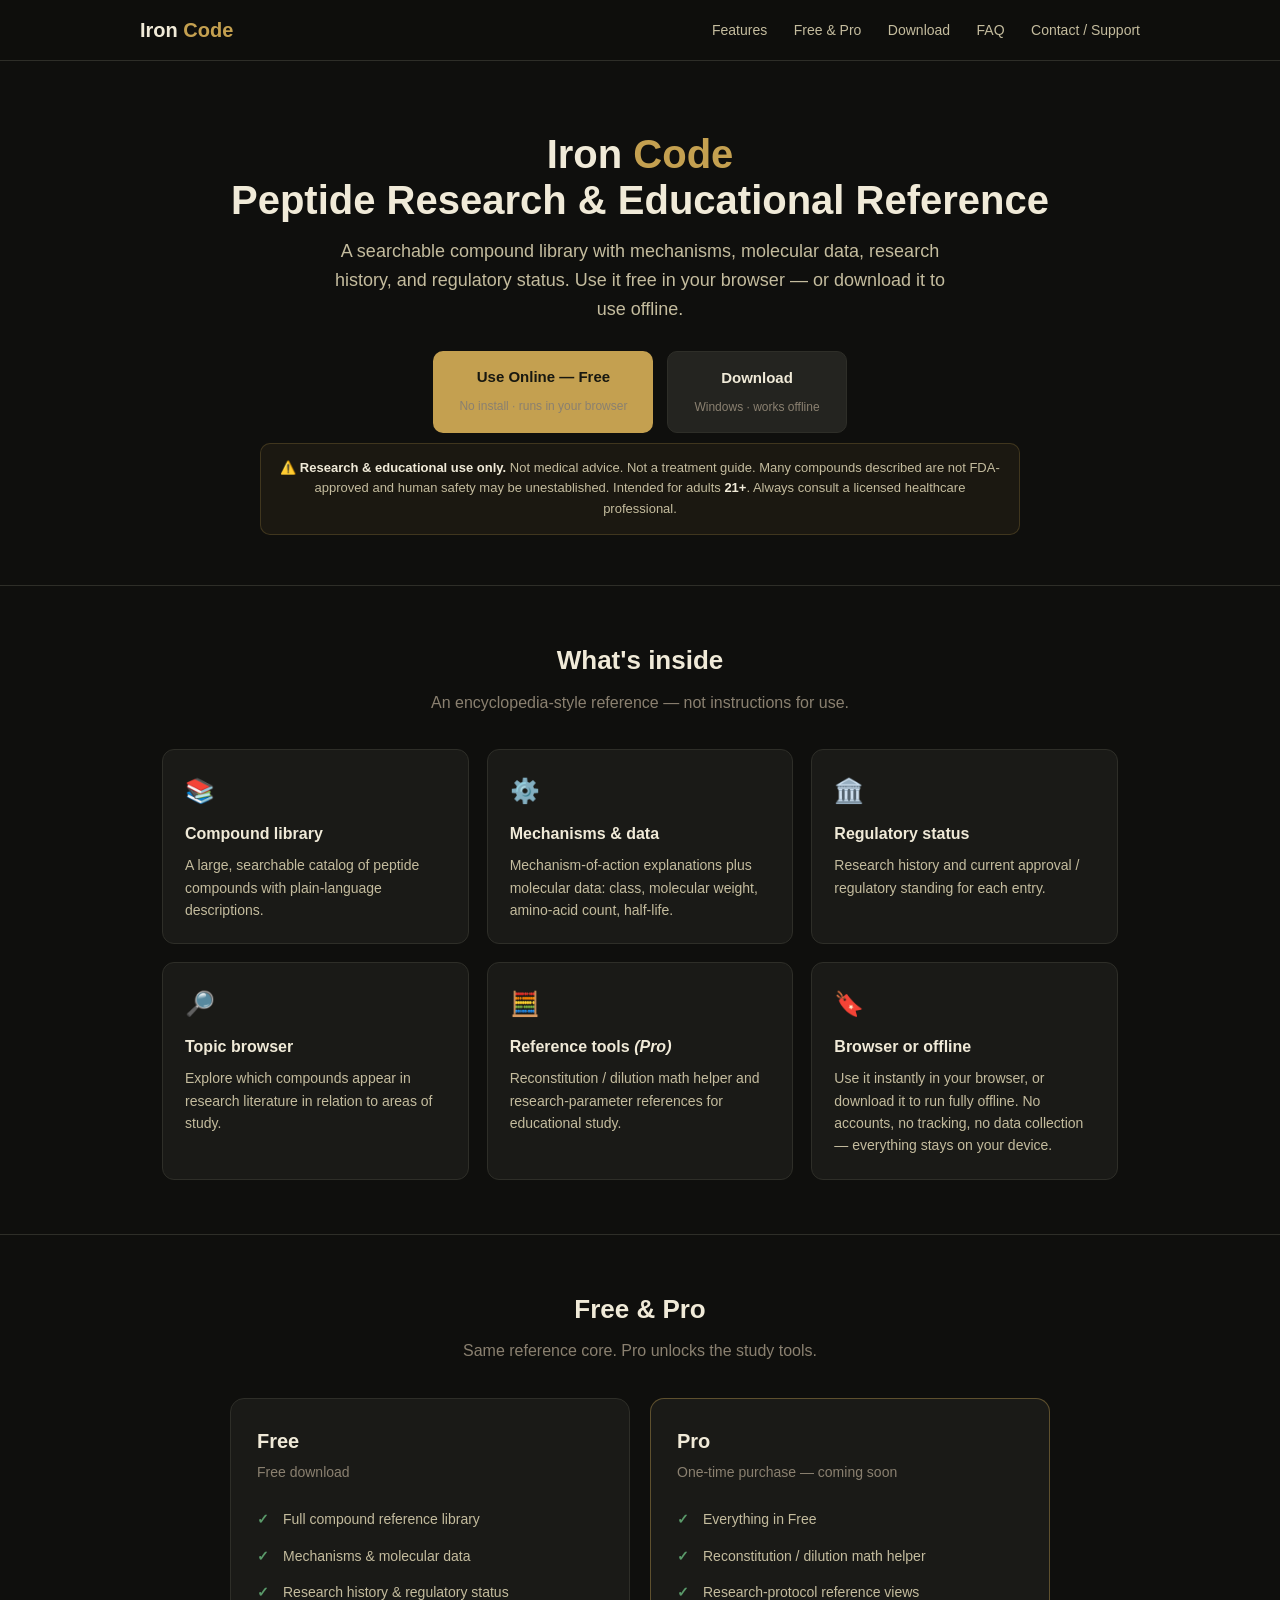
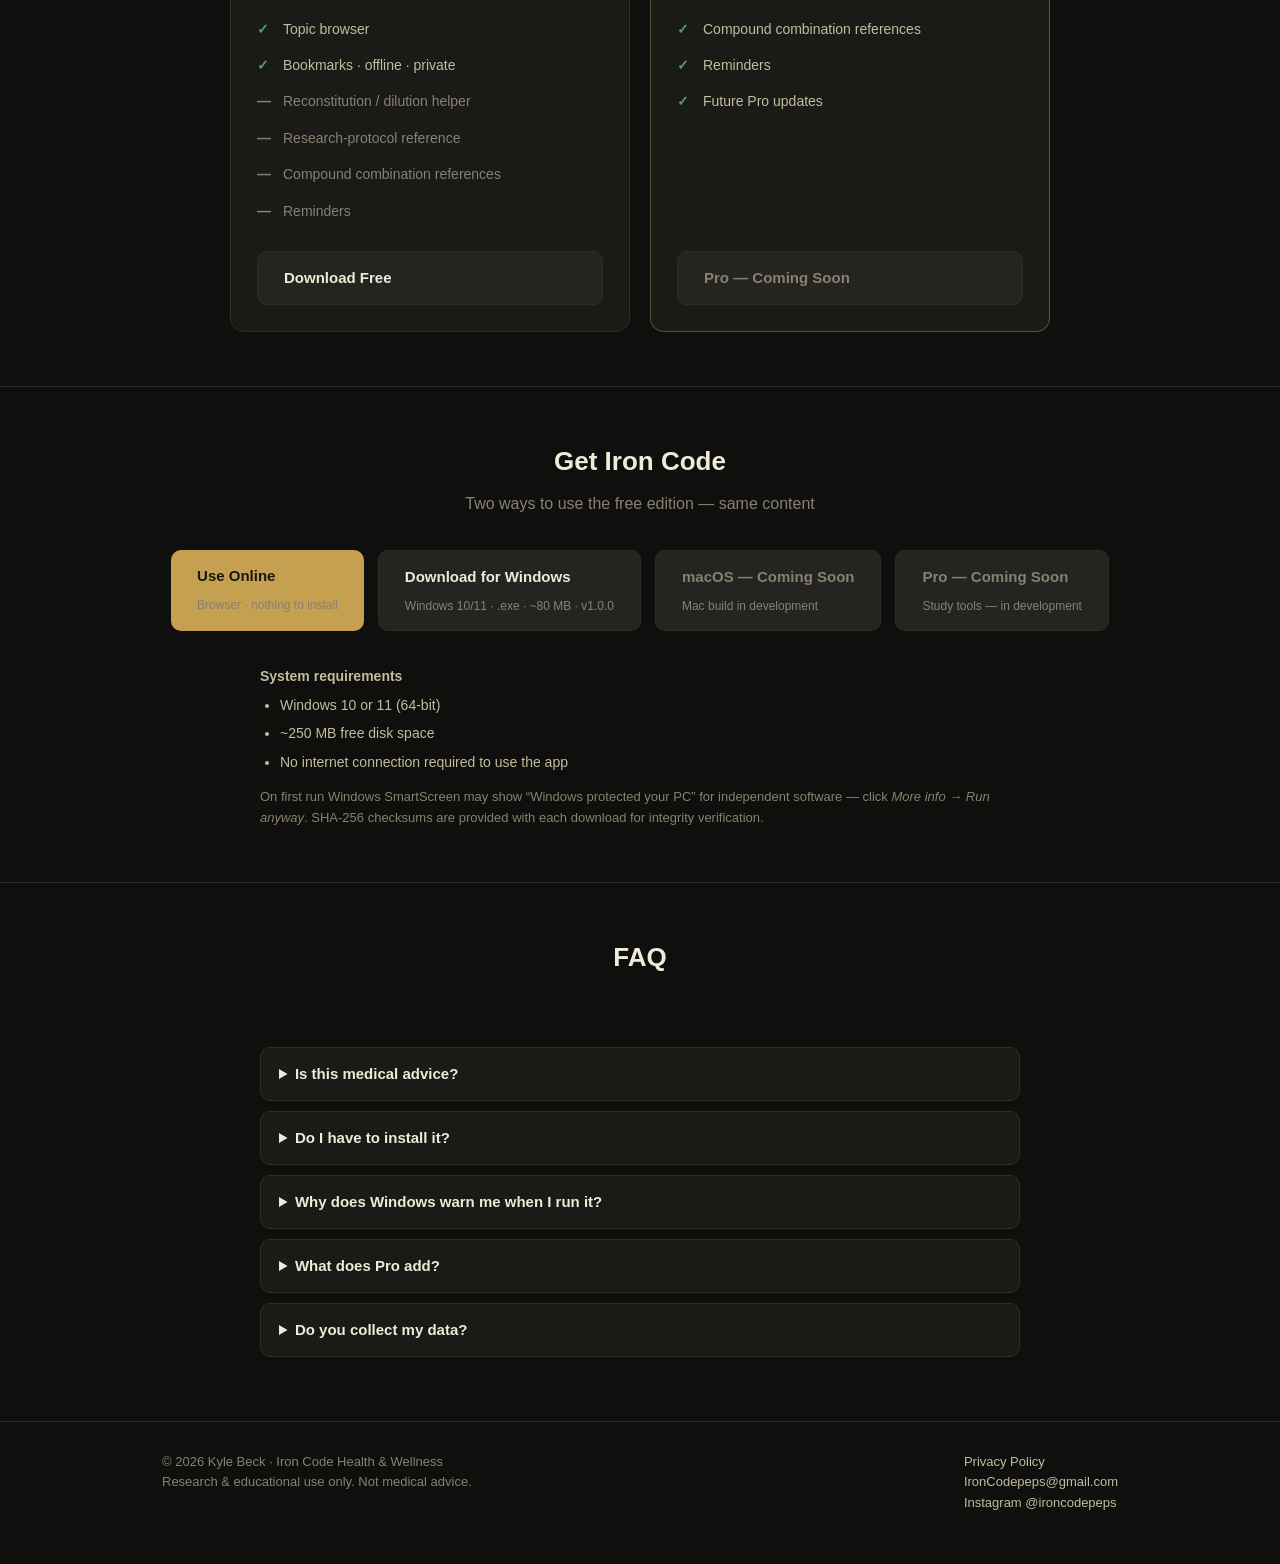
<file: index.html>
<!DOCTYPE html>
<html lang="en">
<head>
<meta charset="utf-8">
<meta name="viewport" content="width=device-width, initial-scale=1">
<title>Iron Code — Peptide Research &amp; Educational Reference</title>
<meta name="description" content="Iron Code is a desktop reference application for peptide science: compound library, mechanisms, molecular data, and research context. Research and educational use only.">
<!--
  ============================================================
  PLACEHOLDERS TO FILL BEFORE GOING LIVE  (search for "TBD__")
    TBD__FREE_DOWNLOAD_URL   -> direct link to the free installer
                                (e.g. a GitHub Releases asset URL)
    TBD__BUY_URL             -> paid checkout link
                                (Lemon Squeezy / Gumroad / Stripe)
    TBD__VERSION             -> current app version shown to users
  The Free vs Paid feature split below is the recommended default
  (Free = educational reference, Paid = tools). Adjust the two
  <ul> lists in the "compare" section if you change the split.
  ============================================================
-->
<style>
  :root{
    --bg:#0f0f0d; --surface:#1a1a17; --surface2:#242420; --surface3:#2e2e28;
    --accent:#c4a050; --accent2:#d4b468; --text1:#f0ead8; --text2:#c4bc9e;
    --text3:#8a8070; --success:#5a9a6a;
  }
  *{box-sizing:border-box;margin:0;padding:0}
  html{scroll-behavior:smooth}
  body{
    background:var(--bg);color:var(--text1);
    font-family:-apple-system,BlinkMacSystemFont,'Segoe UI',Roboto,sans-serif;
    line-height:1.6;font-size:16px;
  }
  a{color:var(--accent);text-decoration:none}
  .wrap{max-width:1000px;margin:0 auto;padding:0 22px}
  header{
    position:sticky;top:0;z-index:10;backdrop-filter:blur(8px);
    background:rgba(15,15,13,.85);border-bottom:1px solid var(--surface3);
  }
  .nav{display:flex;align-items:center;justify-content:space-between;padding:14px 0}
  .logo{font-size:20px;font-weight:800;color:var(--text1)}
  .logo span{color:var(--accent)}
  .nav-links a{margin-left:22px;color:var(--text2);font-size:14px}
  .nav-links a:hover{color:var(--text1)}

  .hero{text-align:center;padding:70px 0 50px}
  .hero h1{font-size:40px;line-height:1.15;margin-bottom:14px}
  .hero h1 span{color:var(--accent)}
  .hero p.tag{font-size:18px;color:var(--text2);max-width:620px;margin:0 auto 28px}
  .cta{display:flex;gap:14px;justify-content:center;flex-wrap:wrap}
  .btn{
    display:inline-block;padding:14px 26px;border-radius:10px;font-weight:700;
    font-size:15px;cursor:pointer;border:none;transition:transform .08s,opacity .15s;
  }
  .btn:hover{transform:translateY(-1px);opacity:.92}
  .btn-primary{background:var(--accent);color:#181810}
  .btn-secondary{background:var(--surface2);color:var(--text1);border:1px solid var(--surface3)}
  .btn-disabled{background:var(--surface2);color:var(--text3);border:1px solid var(--surface3);cursor:default}
  .btn-disabled:hover{transform:none;opacity:1}
  .btn-sub{display:block;font-size:12px;font-weight:500;color:var(--text3);margin-top:8px}

  .disclaimer{
    background:rgba(196,160,80,.07);border:1px solid rgba(196,160,80,.22);
    border-radius:10px;padding:14px 18px;margin:10px auto 0;max-width:760px;
    font-size:13px;color:var(--text2)
  }
  .disclaimer strong{color:var(--text1)}

  section{padding:54px 0;border-top:1px solid var(--surface3)}
  h2{font-size:26px;margin-bottom:8px;text-align:center}
  .sub{color:var(--text3);text-align:center;margin-bottom:34px}

  .grid{display:grid;grid-template-columns:repeat(3,1fr);gap:18px}
  .card{
    background:var(--surface);border:1px solid var(--surface3);
    border-radius:12px;padding:22px
  }
  .card h3{font-size:16px;margin-bottom:8px;color:var(--text1)}
  .card p{font-size:14px;color:var(--text2)}
  .card .ic{font-size:24px;margin-bottom:10px}

  .compare{display:grid;grid-template-columns:1fr 1fr;gap:20px;max-width:820px;margin:0 auto}
  .tier{
    background:var(--surface);border:1px solid var(--surface3);
    border-radius:14px;padding:26px;display:flex;flex-direction:column
  }
  .tier.pro{border-color:rgba(196,160,80,.4)}
  .tier h3{font-size:20px;margin-bottom:4px}
  .tier .price{font-size:14px;color:var(--text3);margin-bottom:18px}
  .tier ul{list-style:none;margin:0 0 22px;flex:1}
  .tier li{font-size:14px;color:var(--text2);padding:7px 0 7px 26px;position:relative}
  .tier li::before{content:'✓';color:var(--success);position:absolute;left:0;font-weight:700}
  .tier li.no{color:var(--text3)}
  .tier li.no::before{content:'—';color:var(--text3)}

  .req{max-width:760px;margin:0 auto;font-size:14px;color:var(--text2)}
  .req li{margin:6px 0 6px 20px}
  .faq{max-width:760px;margin:0 auto}
  .faq details{
    background:var(--surface);border:1px solid var(--surface3);
    border-radius:10px;padding:14px 18px;margin-bottom:10px
  }
  .faq summary{cursor:pointer;font-weight:600;color:var(--text1);font-size:15px}
  .faq p{font-size:14px;color:var(--text2);margin-top:10px}

  footer{border-top:1px solid var(--surface3);padding:30px 0 50px;color:var(--text3);font-size:13px}
  footer a{color:var(--text2)}
  .foot-grid{display:flex;justify-content:space-between;flex-wrap:wrap;gap:16px}

  @media(max-width:760px){
    .grid{grid-template-columns:1fr}
    .compare{grid-template-columns:1fr}
    .hero h1{font-size:30px}
    .nav-links{display:none}
  }
</style>
</head>
<body>

<header>
  <div class="wrap nav">
    <div class="logo">Iron <span>Code</span></div>
    <nav class="nav-links">
      <a href="#features">Features</a>
      <a href="#pricing">Free &amp; Pro</a>
      <a href="#download">Download</a>
      <a href="#faq">FAQ</a>
      <a href="mailto:IronCodepeps@gmail.com">Contact&nbsp;/&nbsp;Support</a>
    </nav>
  </div>
</header>

<main>

  <!-- HERO -->
  <div class="wrap hero">
    <h1>Iron <span>Code</span><br>Peptide Research &amp; Educational Reference</h1>
    <p class="tag">A searchable compound library with mechanisms,
      molecular data, research history, and regulatory status.
      Use it free in your browser — or download it to use offline.</p>
    <div class="cta">
      <a class="btn btn-primary" href="app/">
        Use Online — Free
        <span class="btn-sub">No install · runs in your browser</span>
      </a>
      <a class="btn btn-secondary" href="#download">
        Download
        <span class="btn-sub">Windows · works offline</span>
      </a>
    </div>
    <div class="disclaimer">
      ⚠️ <strong>Research &amp; educational use only.</strong> Not medical
      advice. Not a treatment guide. Many compounds described are not
      FDA-approved and human safety may be unestablished. Intended for
      adults <strong>21+</strong>. Always consult a licensed healthcare
      professional.
    </div>
  </div>

  <!-- FEATURES -->
  <section id="features">
    <div class="wrap">
      <h2>What's inside</h2>
      <p class="sub">An encyclopedia-style reference — not instructions for use.</p>
      <div class="grid">
        <div class="card"><div class="ic">📚</div><h3>Compound library</h3>
          <p>A large, searchable catalog of peptide compounds with
          plain-language descriptions.</p></div>
        <div class="card"><div class="ic">⚙️</div><h3>Mechanisms &amp; data</h3>
          <p>Mechanism-of-action explanations plus molecular data: class,
          molecular weight, amino-acid count, half-life.</p></div>
        <div class="card"><div class="ic">🏛️</div><h3>Regulatory status</h3>
          <p>Research history and current approval / regulatory standing
          for each entry.</p></div>
        <div class="card"><div class="ic">🔎</div><h3>Topic browser</h3>
          <p>Explore which compounds appear in research literature in
          relation to areas of study.</p></div>
        <div class="card"><div class="ic">🧮</div><h3>Reference tools <em>(Pro)</em></h3>
          <p>Reconstitution / dilution math helper and research-parameter
          references for educational study.</p></div>
        <div class="card"><div class="ic">🔖</div><h3>Browser or offline</h3>
          <p>Use it instantly in your browser, or download it to run
          fully offline. No accounts, no tracking, no data collection —
          everything stays on your device.</p></div>
      </div>
    </div>
  </section>

  <!-- PRICING / FREE vs PRO -->
  <section id="pricing">
    <div class="wrap">
      <h2>Free &amp; Pro</h2>
      <p class="sub">Same reference core. Pro unlocks the study tools.</p>
      <!-- ADJUST THESE TWO LISTS IF THE FREE/PAID SPLIT CHANGES -->
      <div class="compare">
        <div class="tier">
          <h3>Free</h3>
          <div class="price">Free download</div>
          <ul>
            <li>Full compound reference library</li>
            <li>Mechanisms &amp; molecular data</li>
            <li>Research history &amp; regulatory status</li>
            <li>Topic browser</li>
            <li>Bookmarks · offline · private</li>
            <li class="no">Reconstitution / dilution helper</li>
            <li class="no">Research-protocol reference</li>
            <li class="no">Compound combination references</li>
            <li class="no">Reminders</li>
          </ul>
          <a class="btn btn-secondary" href="#download">Download Free</a>
        </div>
        <div class="tier pro">
          <h3>Pro</h3>
          <div class="price">One-time purchase — coming soon</div>
          <ul>
            <li>Everything in Free</li>
            <li>Reconstitution / dilution math helper</li>
            <li>Research-protocol reference views</li>
            <li>Compound combination references</li>
            <li>Reminders</li>
            <li>Future Pro updates</li>
          </ul>
          <!-- PAID-CTA: when checkout is ready, restore the line below and remove the "Coming soon" span:
          <a class="btn btn-primary" href="TBD__BUY_URL">Get Pro</a> -->
          <span class="btn btn-disabled">Pro — Coming Soon</span>
        </div>
      </div>
    </div>
  </section>

  <!-- DOWNLOAD -->
  <section id="download">
    <div class="wrap">
      <h2>Get Iron Code</h2>
      <p class="sub">Two ways to use the free edition — same content</p>
      <div class="cta">
        <a class="btn btn-primary" href="app/">
          Use Online
          <span class="btn-sub">Browser · nothing to install</span>
        </a>
        <a class="btn btn-secondary" href="https://github.com/ironcodepeps/iron-code-releases/releases/latest/download/IronCode-Free-Setup.exe">
          Download for Windows
          <span class="btn-sub">Windows 10/11 · .exe · ~80 MB · v1.0.0</span>
        </a>
        <!-- MAC-CTA: when a macOS build exists, replace this span with:
        <a class="btn btn-secondary" href="https://github.com/ironcodepeps/iron-code-releases/releases/latest/download/IronCode-Free.dmg">Download for macOS<span class="btn-sub">.dmg</span></a> -->
        <span class="btn btn-disabled">
          macOS — Coming Soon
          <span class="btn-sub">Mac build in development</span>
        </span>
        <!-- PAID-CTA: when checkout is ready, restore the anchor below and remove the "Coming soon" span:
        <a class="btn btn-secondary" href="TBD__BUY_URL">Get Pro<span class="btn-sub">Unlocks study tools</span></a> -->
        <span class="btn btn-disabled">
          Pro — Coming Soon
          <span class="btn-sub">Study tools — in development</span>
        </span>
      </div>
      <div style="margin-top:34px" class="req">
        <strong>System requirements</strong>
        <ul>
          <li>Windows 10 or 11 (64-bit)</li>
          <li>~250 MB free disk space</li>
          <li>No internet connection required to use the app</li>
        </ul>
        <p style="margin-top:14px;color:var(--text3);font-size:13px">
          On first run Windows SmartScreen may show
          “Windows protected your PC” for independent software — click
          <em>More info → Run anyway</em>. SHA-256 checksums are provided
          with each download for integrity verification.
        </p>
      </div>
    </div>
  </section>

  <!-- FAQ -->
  <section id="faq">
    <div class="wrap">
      <h2>FAQ</h2>
      <p class="sub">&nbsp;</p>
      <div class="faq">
        <details>
          <summary>Is this medical advice?</summary>
          <p>No. Iron Code is a research and educational reference only.
          It is not medical advice, not a treatment guide, and not a
          substitute for a licensed healthcare professional. Many
          compounds described are not FDA-approved. It is intended for
          adults 21 or older.</p>
        </details>
        <details>
          <summary>Do I have to install it?</summary>
          <p>No. You can use the full free edition directly in your
          browser — nothing to install. The download is only if you want
          to run it offline as a desktop app. Both are the same free
          edition with the same content.</p>
        </details>
        <details>
          <summary>Why does Windows warn me when I run it?</summary>
          <p>Independent software without an expensive code-signing
          reputation triggers SmartScreen’s “Windows protected your PC”
          prompt. Click <em>More info → Run anyway</em>. Verify the
          download with the provided SHA-256 checksum if you want
          assurance the file is intact.</p>
        </details>
        <details>
          <summary>What does Pro add?</summary>
          <p>Pro (coming soon) will unlock the study tools
          (reconstitution/dilution math helper, research-protocol
          reference views, compound combination references, and
          reminders). The full reference library is available now in the
          free version.</p>
        </details>
        <details>
          <summary>Do you collect my data?</summary>
          <p>No. The app works fully offline with no accounts, analytics,
          or tracking. See the
          <a href="https://ironcodepeps.github.io/iron-code-privacy/">privacy policy</a>.</p>
        </details>
      </div>
    </div>
  </section>

</main>

<footer>
  <div class="wrap foot-grid">
    <div>© 2026 Kyle Beck · Iron Code Health &amp; Wellness<br>
      Research &amp; educational use only. Not medical advice.</div>
    <div>
      <a href="https://ironcodepeps.github.io/iron-code-privacy/">Privacy Policy</a><br>
      <a href="mailto:IronCodepeps@gmail.com">IronCodepeps@gmail.com</a><br>
      <a href="https://instagram.com/ironcodepeps" rel="noopener" target="_blank">Instagram&nbsp;@ironcodepeps</a>
    </div>
  </div>
</footer>

</body>
</html>
</file>
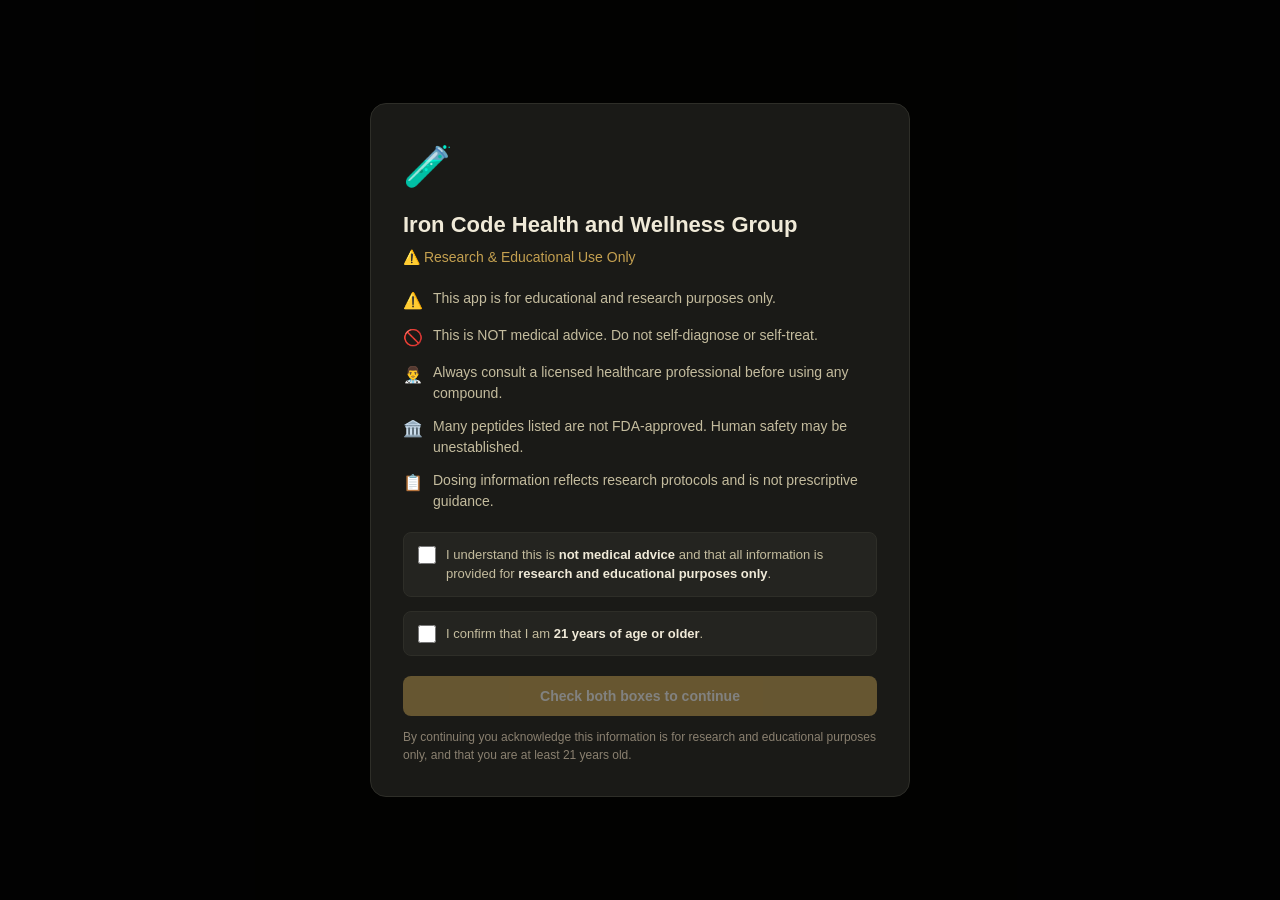
<file: app/index.html>
<!DOCTYPE html>
<html lang="en">
  <head>
    <meta charset="UTF-8" />
    <meta name="viewport" content="width=device-width, initial-scale=1.0" />
    <meta
      http-equiv="Content-Security-Policy"
      content="default-src 'self'; script-src 'self' 'unsafe-inline'; style-src 'self' 'unsafe-inline';"
    />
    <link rel="icon" type="image/png" href="icon.png?v=2" />
    <link rel="icon" type="image/x-icon" href="icon.ico?v=2" />
    <link rel="apple-touch-icon" href="icon.png?v=2" />
    <title>Iron Code</title>
    <script type="module" crossorigin src="./assets/index-4zUrN3jo.js"></script>
    <link rel="stylesheet" crossorigin href="./assets/index-D9qXPeHM.css">
  </head>
  <body>
    <div id="root"></div>
  </body>
</html>
</file>
<file: app/assets/index-D9qXPeHM.css>
:root{--bg: #0f0f0d;--surface: #1a1a17;--surface2: #242420;--surface3: #2e2e28;--accent: #c4a050;--accent2: #d4b468;--success: #5a9a6a;--warning: #c4a050;--danger: #cc6644;--text1: #f0ead8;--text2: #c4bc9e;--text3: #8a8070;--radius: 12px;--radius-sm: 8px;--sidebar-w: 220px}*{box-sizing:border-box;margin:0;padding:0}body{background:var(--bg);color:var(--text1);font-family:-apple-system,BlinkMacSystemFont,Segoe UI,Roboto,sans-serif;font-size:15px;line-height:1.5;overflow:hidden}.app-shell{display:flex;height:100vh;overflow:hidden;position:relative}.sidebar{width:var(--sidebar-w);background:var(--surface);border-right:1px solid var(--surface3);display:flex;flex-direction:column;flex-shrink:0;overflow-y:auto;transition:width .18s ease,border-color .18s ease}.app-shell.nav-collapsed .sidebar{width:0;min-width:0;border-right-color:transparent;overflow:hidden}.sidebar-collapse{position:absolute;top:12px;right:12px;width:24px;height:24px;display:flex;align-items:center;justify-content:center;background:var(--surface2);border:1px solid var(--surface3);border-radius:6px;color:var(--text3);font-size:14px;line-height:1;cursor:pointer;transition:color .15s,border-color .15s}.sidebar-collapse:hover{color:var(--accent);border-color:#c4a05066}.sidebar-reopen{display:none;position:absolute;top:14px;left:14px;z-index:50;width:38px;height:38px;align-items:center;justify-content:center;background:var(--surface2);border:1px solid var(--surface3);border-radius:8px;color:var(--text1);font-size:18px;cursor:pointer;box-shadow:0 2px 10px #00000059;transition:color .15s,border-color .15s}.sidebar-reopen:hover{color:var(--accent);border-color:#c4a05066}.app-shell.nav-collapsed .sidebar-reopen{display:flex}.sidebar-logo{padding:20px 16px 12px;border-bottom:1px solid var(--surface3);position:relative}.sidebar-logo h1{font-size:16px;font-weight:700;color:var(--accent);margin-bottom:2px}.sidebar-logo p{font-size:11px;color:var(--text3)}.sidebar nav{padding:12px 8px;flex:1}.nav-item{display:flex;align-items:center;gap:10px;padding:10px 12px;border-radius:var(--radius-sm);color:var(--text2);text-decoration:none;font-size:14px;font-weight:500;margin-bottom:2px;transition:background .15s,color .15s;cursor:pointer}.nav-item:hover{background:var(--surface2);color:var(--text1)}.nav-item.active{background:#3399ff26;color:var(--accent)}.sidebar-social{display:block;margin:8px 8px 0;padding:9px 12px;border-radius:var(--radius-sm);font-size:12px;font-weight:500;color:var(--text2);text-decoration:none;background:var(--surface2);border:1px solid var(--surface3);transition:color .15s,border-color .15s}.sidebar-social:hover{color:var(--accent);border-color:#c4a05066}.sidebar-disclaimer{padding:12px;margin:8px;background:#f5c5180f;border:1px solid rgba(245,197,24,.2);border-radius:var(--radius-sm);font-size:11px;color:var(--text3);line-height:1.4}.main-content{flex:1;overflow-y:auto;height:100vh}.research-banner{position:sticky;top:0;z-index:20;text-align:center;font-size:12px;line-height:1.4;color:var(--text2);background:#c4a0501f;border-bottom:1px solid rgba(196,160,80,.28);padding:7px 48px;-webkit-backdrop-filter:blur(4px);backdrop-filter:blur(4px)}.page{max-width:960px;margin:0 auto;padding:32px 24px}.card{background:var(--surface);border-radius:var(--radius);border:1px solid var(--surface3)}.card2{background:var(--surface2);border-radius:var(--radius-sm);border:1px solid var(--surface3)}.page-header{margin-bottom:24px}.page-header h1{font-size:28px;font-weight:700}.page-header p{color:var(--text2);margin-top:4px}.search-bar{display:flex;align-items:center;gap:10px;background:var(--surface);border:1px solid var(--surface3);border-radius:var(--radius);padding:10px 14px;margin-bottom:16px}.search-bar input{flex:1;background:none;border:none;outline:none;color:var(--text1);font-size:14px}.search-bar input::placeholder{color:var(--text3)}.chips{display:flex;flex-wrap:wrap;gap:8px;margin-bottom:16px}.chip{padding:5px 12px;border-radius:20px;font-size:13px;font-weight:500;cursor:pointer;border:none;background:var(--surface2);color:var(--text2);transition:background .15s,color .15s}.chip:hover{background:var(--surface3);color:var(--text1)}.chip.active{background:var(--accent);color:#fff}.peptide-row{display:flex;align-items:flex-start;gap:14px;padding:14px;border-radius:var(--radius);background:var(--surface);border:1px solid var(--surface3);text-decoration:none;color:inherit;transition:border-color .15s,background .15s;cursor:pointer}.peptide-row:hover{border-color:var(--accent);background:var(--surface2)}.peptide-icon{width:44px;height:44px;border-radius:10px;display:flex;align-items:center;justify-content:center;flex-shrink:0;font-size:20px}.peptide-info{flex:1;min-width:0}.peptide-info .name{font-weight:600;font-size:15px;margin-bottom:3px;display:flex;align-items:center;gap:8px;flex-wrap:wrap}.peptide-info .desc{font-size:13px;color:var(--text2);margin-bottom:6px;display:-webkit-box;-webkit-line-clamp:2;-webkit-box-orient:vertical;overflow:hidden}.peptide-meta{display:flex;gap:8px;flex-wrap:wrap;align-items:center}.badge{display:inline-block;padding:2px 7px;border-radius:5px;font-size:11px;font-weight:600;white-space:nowrap}.tabs{display:flex;border-bottom:1px solid var(--surface3);margin-bottom:20px;overflow-x:auto}.tab-btn{padding:10px 18px;background:none;border:none;border-bottom:2px solid transparent;color:var(--text3);font-size:14px;font-weight:500;cursor:pointer;white-space:nowrap;transition:color .15s}.tab-btn:hover{color:var(--text2)}.tab-btn.active{color:var(--accent);border-bottom-color:var(--accent)}.section-card{padding:16px;border-radius:var(--radius);background:var(--surface);border:1px solid var(--surface3);margin-bottom:14px}.section-card h3{font-size:14px;font-weight:600;color:var(--text2);margin-bottom:12px;display:flex;align-items:center;gap:6px}.ref-list{margin:0;padding-left:20px;display:flex;flex-direction:column;gap:10px}.ref-item{font-size:12.5px;color:var(--text2);line-height:1.5}.ref-link{color:var(--accent);text-decoration:none}.ref-link:hover{text-decoration:underline;color:var(--accent2)}.ref-ext{font-size:11px;opacity:.85}.ref-type{display:inline-block;margin-left:6px;padding:1px 6px;font-size:10px;text-transform:uppercase;letter-spacing:.04em;border-radius:999px;background:#c4a05026;color:var(--accent);vertical-align:middle}.ref-note{margin-top:12px;font-size:11px;color:var(--text2);opacity:.7;font-style:italic}.protocol-card{border-radius:var(--radius);background:var(--surface);border:1px solid var(--surface3);margin-bottom:12px;overflow:hidden}.protocol-header{padding:14px 16px;cursor:pointer;display:flex;align-items:center;justify-content:space-between;-webkit-user-select:none;user-select:none}.protocol-header:hover{background:var(--surface2)}.protocol-body{padding:0 16px 16px}.protocol-grid{display:grid;grid-template-columns:repeat(auto-fill,minmax(160px,1fr));gap:10px;margin-bottom:12px}.proto-cell{background:var(--surface2);border-radius:var(--radius-sm);padding:10px}.proto-cell .label{font-size:11px;color:var(--text3);margin-bottom:3px}.proto-cell .value{font-size:13px;font-weight:600}.calc-row{display:flex;align-items:center;gap:12px;margin-bottom:12px}.calc-row label{flex:1;font-size:13px;color:var(--text2)}.calc-input-wrap{display:flex;align-items:center;gap:6px;background:var(--surface2);border:1px solid var(--surface3);border-radius:var(--radius-sm);padding:7px 10px}.calc-input-wrap input{background:none;border:none;outline:none;color:var(--text1);font-size:14px;font-weight:600;width:80px;text-align:right}.calc-input-wrap .unit{font-size:12px;color:var(--text3)}.result-box{background:var(--surface2);border-radius:var(--radius);padding:16px;margin-top:14px}.result-row{display:flex;justify-content:space-between;align-items:center;padding:6px 0;border-bottom:1px solid var(--surface3)}.result-row:last-child{border-bottom:none}.result-row .r-label{font-size:13px;color:var(--text2)}.result-row .r-value{font-size:14px;font-weight:700}.result-row.highlight .r-value{color:var(--accent);font-size:18px}.syringe-bar{position:relative;height:28px;background:var(--surface3);border-radius:6px;overflow:hidden;margin:10px 0 4px}.syringe-fill{height:100%;background:linear-gradient(90deg,var(--accent),var(--accent2));border-radius:6px;display:flex;align-items:center;justify-content:center;transition:width .3s}.syringe-fill span{font-size:12px;font-weight:700;color:#fff}.syringe-labels{display:flex;justify-content:space-between;font-size:11px;color:var(--text3)}.bullet-list{list-style:none}.bullet-list li{display:flex;align-items:flex-start;gap:8px;padding:4px 0;font-size:14px;color:var(--text2)}.bullet-list li:before{content:"•";color:var(--accent);flex-shrink:0;margin-top:1px}.bullet-list.danger li:before{color:var(--danger)}.bullet-list.warning li:before{color:var(--warning)}.bullet-list.success li:before{color:var(--success)}.tags{display:flex;flex-wrap:wrap;gap:6px}.tag{padding:3px 8px;border-radius:6px;font-size:12px;background:var(--surface2);color:var(--text3);border:1px solid var(--surface3)}.stat-grid{display:grid;grid-template-columns:repeat(3,1fr);gap:12px;margin-bottom:24px}.stat-card{background:var(--surface);border:1px solid var(--surface3);border-radius:var(--radius);padding:16px;text-align:center}.stat-card .stat-value{font-size:28px;font-weight:700;color:var(--accent)}.stat-card .stat-label{font-size:12px;color:var(--text3);margin-top:2px}.category-grid{display:grid;grid-template-columns:repeat(auto-fill,minmax(160px,1fr));gap:10px;margin-bottom:24px}.cat-card{background:var(--surface);border:1px solid var(--surface3);border-radius:var(--radius);padding:14px;cursor:pointer;text-decoration:none;color:inherit;transition:border-color .15s,background .15s}.cat-card:hover{background:var(--surface2);border-color:var(--accent)}.cat-card .cat-icon{font-size:24px;margin-bottom:8px}.cat-card .cat-name{font-size:13px;font-weight:600;margin-bottom:2px}.cat-card .cat-count{font-size:12px;color:var(--text3)}.peptide-hero{padding:24px;border-radius:var(--radius);margin-bottom:20px;border:1px solid var(--surface3)}.peptide-hero h1{font-size:26px;font-weight:700;margin-bottom:4px}.peptide-hero .aliases{font-size:13px;color:var(--text3);margin-bottom:8px}.peptide-hero .short-desc{color:var(--text2);margin-bottom:12px}.hero-pills{display:flex;gap:8px;flex-wrap:wrap}.hero-pill{font-size:12px;padding:4px 10px;border-radius:20px;background:var(--surface2);color:var(--text2);display:flex;align-items:center;gap:4px}.mol-row{display:flex;justify-content:space-between;padding:8px 0;border-bottom:1px solid var(--surface3);font-size:14px}.mol-row:last-child{border-bottom:none}.mol-row .mol-label{color:var(--text3)}.mol-row .mol-value{font-weight:500}.stack-tags{display:flex;flex-wrap:wrap;gap:6px}.stack-tag{padding:3px 9px;border-radius:6px;font-size:12px;background:#3399ff1f;color:var(--accent);border:1px solid rgba(51,153,255,.25)}.divider{height:1px;background:var(--surface3);margin:12px 0}.btn{padding:9px 18px;border-radius:var(--radius-sm);font-size:14px;font-weight:600;cursor:pointer;border:none;transition:opacity .15s}.btn:hover{opacity:.85}.btn-primary{background:var(--accent);color:#fff}.btn-secondary{background:var(--surface2);color:var(--text1);border:1px solid var(--surface3)}.disclaimer-overlay{position:fixed;top:0;right:0;bottom:0;left:0;background:#000000d9;display:flex;align-items:center;justify-content:center;z-index:999;padding:20px}.disclaimer-box{background:var(--surface);border:1px solid var(--surface3);border-radius:16px;max-width:540px;width:100%;padding:32px;max-height:92vh;overflow-y:auto}.disclaimer-box h2{font-size:22px;margin-bottom:6px}.disclaimer-box .sub{color:var(--warning);font-size:14px;margin-bottom:20px}.disc-row{display:flex;gap:10px;margin-bottom:12px;font-size:14px;color:var(--text2)}.disc-row .icon{flex-shrink:0;font-size:16px;margin-top:1px}.disclaimer-footer{font-size:12px;color:var(--text3);margin-top:12px}.disc-check{display:flex;gap:10px;align-items:flex-start;margin-top:14px;padding:12px 14px;background:var(--surface2);border:1px solid var(--surface3);border-radius:var(--radius-sm);font-size:13px;color:var(--text2);line-height:1.5;cursor:pointer}.disc-check:first-of-type{margin-top:20px}.disc-check input[type=checkbox]{flex-shrink:0;width:18px;height:18px;margin-top:1px;accent-color:var(--accent);cursor:pointer}.disc-check strong{color:var(--text1)}.btn:disabled{opacity:.45;cursor:not-allowed}.btn:disabled:hover{opacity:.45}.empty-state{text-align:center;padding:80px 24px;color:var(--text3)}.empty-state .icon{font-size:56px;margin-bottom:16px}.empty-state h2{font-size:20px;color:var(--text2);margin-bottom:8px}.back-link{display:inline-flex;align-items:center;gap:6px;color:var(--text3);font-size:13px;text-decoration:none;margin-bottom:16px;transition:color .15s;cursor:pointer}.back-link:hover{color:var(--accent)}.tool-tabs{display:flex;background:var(--surface);border:1px solid var(--surface3);border-radius:var(--radius);overflow:hidden;margin-bottom:20px}.tool-tab{flex:1;padding:10px;background:none;border:none;color:var(--text2);font-size:14px;font-weight:500;cursor:pointer;text-align:center;border-right:1px solid var(--surface3);transition:background .15s,color .15s}.tool-tab:last-child{border-right:none}.tool-tab:hover{background:var(--surface2);color:var(--text1)}.tool-tab.active{background:#3399ff2e;color:var(--accent)}.mini-stats{display:flex;border-top:1px solid var(--surface3);margin-top:10px}.mini-stat{flex:1;text-align:center;padding:8px 4px;border-right:1px solid var(--surface3)}.mini-stat:last-child{border-right:none}.mini-stat .ms-label{font-size:10px;color:var(--text3)}.mini-stat .ms-value{font-size:12px;font-weight:600}.info-box{display:flex;gap:8px;background:#3399ff14;border:1px solid rgba(51,153,255,.2);border-radius:var(--radius-sm);padding:10px 12px;font-size:13px;color:var(--text2);margin-top:12px}::-webkit-scrollbar{width:6px;height:6px}::-webkit-scrollbar-track{background:transparent}::-webkit-scrollbar-thumb{background:var(--surface3);border-radius:3px}.calc-field{margin-bottom:12px}.calc-field label{display:block;font-size:12px;font-weight:600;color:var(--text3);margin-bottom:6px;text-transform:uppercase;letter-spacing:.04em}.vtsc-grid{display:grid;grid-template-columns:1fr 1fr;gap:12px}.calc-input-wrap{display:flex;align-items:center;gap:6px;background:var(--surface2);border:1px solid var(--surface3);border-radius:var(--radius-sm);padding:9px 12px;transition:border-color .15s}.calc-input-wrap:focus-within{border-color:var(--accent)}.calc-input-wrap input{flex:1;background:none;border:none;outline:none;color:var(--text1);font-size:15px;font-weight:600;min-width:0}.calc-input-wrap .unit{font-size:12px;color:var(--text3);white-space:nowrap}.unit-select{background:var(--surface3);border:none;outline:none;color:var(--text1);font-size:13px;font-weight:600;border-radius:6px;padding:4px 8px;cursor:pointer;flex-shrink:0}.unit-select-lg{background:var(--surface2);border:1px solid var(--surface3);outline:none;color:var(--text1);font-size:13px;border-radius:var(--radius-sm);padding:9px 12px;cursor:pointer;flex-shrink:0}.full-select{width:100%;background:var(--surface2);border:1px solid var(--surface3);outline:none;color:var(--text1);font-size:14px;border-radius:var(--radius-sm);padding:9px 12px;cursor:pointer}.full-select:focus{border-color:var(--accent)}.conc-badge{margin-top:12px;padding:8px 12px;background:#c4a05014;border:1px solid rgba(196,160,80,.2);border-radius:var(--radius-sm);font-size:13px;color:var(--text2)}.conc-badge strong{color:var(--accent)}.result-section{background:var(--surface2)}.result-highlights{display:flex;gap:10px;margin-bottom:20px}.rh-box{flex:1;background:var(--surface3);border-radius:var(--radius-sm);padding:14px 12px;text-align:center;border:1px solid var(--surface3)}.rh-box.accent{background:#c4a0501a;border-color:#c4a0504d}.rh-box .rh-val{font-size:22px;font-weight:700;color:var(--text1);line-height:1.2}.rh-box.accent .rh-val{color:var(--accent)}.rh-box .rh-lbl{font-size:11px;color:var(--text3);margin-top:4px;text-transform:uppercase;letter-spacing:.04em}.overflow-warn{background:#cc64441f;border:1px solid rgba(204,100,68,.3);color:#e88;border-radius:var(--radius-sm);padding:12px 14px;font-size:14px;margin-bottom:12px}.breakdown-table{border-top:1px solid var(--surface3)}.bt-row{display:flex;justify-content:space-between;align-items:center;padding:7px 0;border-bottom:1px solid var(--surface3);font-size:13px}.bt-row:last-child{border-bottom:none}.bt-row span:first-child{color:var(--text3)}.bt-row span:last-child{font-weight:600;color:var(--text1)}.bt-row.accent-row span:last-child{color:var(--accent);font-size:15px}.draw-instruction{text-align:center;font-size:13px;color:var(--text2);margin-top:12px;margin-bottom:4px}.draw-instruction strong{color:var(--accent)}.ref-table{width:100%;border-collapse:collapse;font-size:13px}.ref-table th{text-align:center;padding:6px 8px;color:var(--text3);border-bottom:1px solid var(--surface3);font-size:11px;text-transform:uppercase;letter-spacing:.04em}.ref-table th:first-child{text-align:left}.ref-table td{text-align:center;padding:7px 8px;border-bottom:1px solid var(--surface3)}.ref-table td:first-child{text-align:left;font-weight:600;color:var(--text2)}.ref-table tr:last-child td{border-bottom:none}.ref-table .accent-cell{color:var(--accent);font-weight:700}.unit-toggle{display:flex;border:1px solid var(--surface3);border-radius:var(--radius-sm);overflow:hidden;flex-shrink:0}.unit-toggle-btn{padding:0 16px;height:42px;background:var(--surface2);border:none;color:var(--text3);font-size:13px;font-weight:600;cursor:pointer;transition:background .15s,color .15s}.unit-toggle-btn:first-child{border-right:1px solid var(--surface3)}.unit-toggle-btn.active{background:#c4a05026;color:var(--accent)}.unit-toggle-btn:hover:not(.active){background:var(--surface3);color:var(--text1)}.weight-convert{font-size:12px;color:var(--text3);margin-top:5px;padding-left:2px}.syringe-wrap{margin:20px 0 8px;-webkit-user-select:none;user-select:none}.syringe-label-top{font-size:12px;color:var(--text3);margin-bottom:10px;text-align:center;text-transform:uppercase;letter-spacing:.05em}.syringe-label-iu{color:var(--accent);font-weight:700;font-size:14px}.syringe-outer{display:flex;align-items:center;height:64px;position:relative}.syringe-needle-wrap{display:flex;align-items:center;flex-shrink:0}.syringe-tip{width:16px;height:26px;background:var(--surface3);clip-path:polygon(0 20%,100% 35%,100% 65%,0 80%);border-radius:2px 0 0 2px}.syringe-needle{width:36px;height:5px;background:linear-gradient(90deg,#888,#bbb,#888);border-radius:0 3px 3px 0;box-shadow:0 0 4px #0006}.syringe-barrel{flex:1;height:44px;position:relative;background:#ffffff0a;border:2px solid var(--surface3);border-radius:4px;overflow:visible}.syringe-fluid{position:absolute;left:0;top:0;bottom:0;background:linear-gradient(90deg,#c4a0508c,#d4b468a6 80%,#c4a05073);border-radius:2px 0 0 2px;transition:width .35s cubic-bezier(.4,0,.2,1);box-shadow:inset 0 1px #ffffff26,inset 0 -1px #0003}.tick-major{position:absolute;top:0;bottom:0;display:flex;flex-direction:column;align-items:center;transform:translate(-50%)}.tick-line-major{width:2px;height:18px;background:var(--surface3);margin-top:0;flex-shrink:0}.tick-num{font-size:9px;color:var(--text3);margin-top:2px;white-space:nowrap}.tick-minor{position:absolute;top:0;width:1px;height:10px;background:var(--surface3);transform:translate(-50%)}.target-marker{position:absolute;top:0;bottom:0;display:flex;flex-direction:column;align-items:center;transform:translate(-50%);z-index:10;transition:left .35s cubic-bezier(.4,0,.2,1)}.target-line{width:3px;height:44px;background:var(--accent);box-shadow:0 0 6px #c4a05099;border-radius:2px}.target-arrow{font-size:11px;color:var(--accent);position:absolute;top:-14px;filter:drop-shadow(0 0 4px rgba(196,160,80,.5))}.target-badge{position:absolute;bottom:-22px;background:var(--accent);color:#1a1a17;font-size:11px;font-weight:800;padding:2px 6px;border-radius:4px;white-space:nowrap}.syringe-plunger-wrap{display:flex;align-items:center;height:44px;flex-shrink:0}.syringe-plunger-rod{height:8px;background:var(--surface3);border-radius:2px;min-width:4px;transition:width .35s cubic-bezier(.4,0,.2,1)}.syringe-flange{display:flex;flex-direction:column;gap:14px;flex-shrink:0;margin-left:2px}.flange-wing{width:12px;height:20px;background:var(--surface3);border-radius:3px}.scale-bar{display:flex;align-items:center;gap:8px;margin-top:28px;font-size:11px;color:var(--text3)}.scale-track{flex:1;height:4px;background:var(--surface3);border-radius:2px;overflow:hidden}.scale-fill{height:100%;background:linear-gradient(90deg,var(--accent),var(--accent2));border-radius:2px;transition:width .35s cubic-bezier(.4,0,.2,1)}.page-header{display:flex;align-items:flex-start;justify-content:space-between;flex-wrap:wrap;gap:12px}.reminder-header-stats{display:flex;gap:12px}.rh-stat{display:flex;flex-direction:column;align-items:center;background:var(--surface);border:1px solid var(--surface3);border-radius:var(--radius-sm);padding:8px 16px;min-width:72px}.rh-num{font-size:22px;font-weight:700;color:var(--accent);line-height:1.1}.rh-label{font-size:11px;color:var(--text3);margin-top:2px}.reminders-layout{display:flex;gap:20px;align-items:flex-start;margin-top:4px}.cal-panel{width:340px;flex-shrink:0;padding:18px}.cal-nav-row{display:flex;align-items:center;justify-content:space-between;margin-bottom:14px}.cal-month-label{font-size:15px;font-weight:600;color:var(--text1)}.cal-nav-btn{background:none;border:1px solid var(--surface3);border-radius:6px;color:var(--text2);font-size:18px;width:30px;height:30px;cursor:pointer;display:flex;align-items:center;justify-content:center;transition:background .15s,color .15s}.cal-nav-btn:hover{background:var(--surface2);color:var(--text1)}.cal-grid{display:grid;grid-template-columns:repeat(7,1fr);gap:3px}.cal-dow{text-align:center;font-size:11px;font-weight:600;color:var(--text3);padding:4px 0 6px;text-transform:uppercase;letter-spacing:.03em}.cal-day{aspect-ratio:1;border-radius:8px;cursor:pointer;display:flex;flex-direction:column;align-items:center;justify-content:center;gap:2px;transition:background .12s;position:relative}.cal-day:hover{background:var(--surface2)}.cal-day--other .cal-day-num{color:var(--text3);opacity:.45}.cal-day--today{background:#c4a0501f}.cal-day--today .cal-day-num{color:var(--accent);font-weight:700}.cal-day--selected{background:var(--accent)!important}.cal-day--selected .cal-day-num{color:#0f0f0d!important;font-weight:700}.cal-day--selected .cal-dot{background:#0f0f0d80!important}.cal-day-num{font-size:13px;color:var(--text1);line-height:1}.cal-dots{display:flex;gap:2px}.cal-dot{width:5px;height:5px;border-radius:50%;background:var(--accent)}.cal-dot--done{background:var(--text3)}.cal-upcoming{margin-top:16px;border-top:1px solid var(--surface3);padding-top:12px}.cal-upcoming-title{font-size:11px;font-weight:600;color:var(--text3);text-transform:uppercase;letter-spacing:.05em;margin-bottom:8px}.upcoming-row{display:flex;align-items:center;gap:8px;padding:6px 8px;border-radius:6px;cursor:pointer;transition:background .12s}.upcoming-row:hover{background:var(--surface2)}.upcoming-date{font-size:12px;font-weight:600;color:var(--accent);min-width:46px}.upcoming-time{font-size:12px;color:var(--text3);min-width:38px}.upcoming-name{font-size:13px;color:var(--text1);white-space:nowrap;overflow:hidden;text-overflow:ellipsis}.day-panel{flex:1;min-width:0}.day-panel-header{display:flex;align-items:center;justify-content:space-between;background:var(--surface);border:1px solid var(--surface3);border-radius:var(--radius);padding:16px 20px;margin-bottom:12px}.day-panel-date{font-size:18px;font-weight:700;color:var(--text1)}.day-panel-count{font-size:13px;color:var(--text3);margin-top:2px}.reminder-empty{padding:56px 24px!important;border:1px dashed var(--surface3);border-radius:var(--radius)}.reminder-empty-icon{font-size:36px;margin-bottom:10px}.reminder-empty-sub{font-size:13px;color:var(--text3);margin-top:4px}.reminder-list{display:flex;flex-direction:column;gap:8px}.reminder-card{display:flex;align-items:center;gap:14px;background:var(--surface);border:1px solid var(--surface3);border-radius:var(--radius);padding:14px 16px;transition:border-color .15s,opacity .2s}.reminder-card:hover{border-color:var(--surface3)}.reminder-card--done{opacity:.55}.reminder-card--done .reminder-name{text-decoration:line-through;color:var(--text3)}.reminder-check{width:24px;height:24px;border-radius:50%;flex-shrink:0;border:2px solid var(--surface3);background:none;cursor:pointer;display:flex;align-items:center;justify-content:center;font-size:12px;color:var(--text1);transition:border-color .15s,background .15s}.reminder-check:hover{border-color:var(--accent)}.reminder-check--done{background:var(--accent);border-color:var(--accent);color:#0f0f0d;font-weight:700}.reminder-body{flex:1;min-width:0}.reminder-name{font-size:15px;font-weight:600;color:var(--text1)}.reminder-meta{display:flex;flex-wrap:wrap;gap:6px;margin-top:5px}.rmeta-chip{font-size:12px;color:var(--text2);background:var(--surface2);border-radius:4px;padding:2px 7px}.reminder-actions{display:flex;gap:6px}.reminder-btn{width:30px;height:30px;border-radius:6px;border:1px solid var(--surface3);background:none;cursor:pointer;font-size:13px;display:flex;align-items:center;justify-content:center;transition:background .12s}.reminder-btn:hover{background:var(--surface2)}.reminder-btn--del{color:var(--danger)}.reminder-btn--del:hover{background:#cc66441f;border-color:var(--danger)}.modal-overlay{position:fixed;top:0;right:0;bottom:0;left:0;z-index:1000;background:#0f0f0dbf;-webkit-backdrop-filter:blur(4px);backdrop-filter:blur(4px);display:flex;align-items:center;justify-content:center}.modal-box{background:var(--surface);border:1px solid var(--surface3);border-radius:var(--radius);width:440px;max-width:calc(100vw - 48px);padding:24px;box-shadow:0 20px 60px #00000080}.modal-header{display:flex;align-items:center;justify-content:space-between;margin-bottom:16px}.modal-header h3{font-size:17px;font-weight:700;color:var(--text1);margin:0}.modal-close{width:28px;height:28px;border-radius:6px;border:1px solid var(--surface3);background:none;color:var(--text2);cursor:pointer;font-size:14px;display:flex;align-items:center;justify-content:center;transition:background .12s}.modal-close:hover{background:var(--surface2);color:var(--text1)}.modal-date-chip{display:inline-block;font-size:12px;font-weight:600;color:var(--accent);background:#c4a0501f;border:1px solid rgba(196,160,80,.25);border-radius:20px;padding:3px 12px;margin-bottom:18px}.form-group{margin-bottom:14px}.form-label{display:block;font-size:12px;font-weight:600;color:var(--text3);margin-bottom:6px;text-transform:uppercase;letter-spacing:.04em}.form-input{width:100%;box-sizing:border-box;background:var(--surface2);border:1px solid var(--surface3);border-radius:var(--radius-sm);padding:9px 12px;color:var(--text1);font-size:14px;outline:none;transition:border-color .15s}.form-input:focus{border-color:var(--accent)}.form-input::placeholder{color:var(--text3)}input[type=time].form-input{color-scheme:dark}.form-row{display:flex;gap:12px}.form-row .form-group{flex:1}.peptide-dropdown{position:absolute;top:calc(100% + 2px);left:0;right:0;z-index:10;background:var(--surface);border:1px solid var(--surface3);border-radius:var(--radius-sm);overflow:hidden;box-shadow:0 8px 24px #0006;max-height:220px;overflow-y:auto}.peptide-option{display:flex;align-items:center;justify-content:space-between;padding:9px 12px;cursor:pointer;transition:background .1s}.peptide-option:hover{background:var(--surface2)}.po-name{font-size:14px;color:var(--text1);font-weight:500}.po-dose{font-size:12px;color:var(--text3)}.po-empty{color:var(--text3);font-size:13px;cursor:default}.po-empty:hover{background:none}.selected-peptide-chip{display:flex;align-items:center;gap:6px;margin-top:6px;font-size:13px;color:var(--accent);background:#c4a0501a;border:1px solid rgba(196,160,80,.2);border-radius:6px;padding:5px 10px}.spc-clear{background:none;border:none;color:var(--text3);cursor:pointer;font-size:12px;margin-left:auto;padding:0 2px}.spc-clear:hover{color:var(--danger)}.modal-footer{display:flex;gap:10px;justify-content:flex-end;margin-top:20px;padding-top:16px;border-top:1px solid var(--surface3)}.proto-tabs{display:flex;gap:4px;background:var(--surface);border:1px solid var(--surface3);border-radius:var(--radius);padding:4px;margin-bottom:18px}.proto-tab{flex:1;display:flex;align-items:center;justify-content:center;gap:6px;padding:9px 16px;border-radius:calc(var(--radius) - 4px);border:none;background:none;color:var(--text2);font-size:14px;font-weight:500;cursor:pointer;transition:background .15s,color .15s}.proto-tab:hover{background:var(--surface2);color:var(--text1)}.proto-tab.active{background:var(--accent);color:var(--bg)}.proto-tab-count{font-size:11px;font-weight:700;background:#00000040;border-radius:10px;padding:1px 6px;min-width:20px;text-align:center}.proto-tab.active .proto-tab-count{background:#0000004d}.stack-card{background:var(--surface);border:1px solid var(--surface3);border-radius:var(--radius);overflow:hidden;margin-bottom:12px;transition:border-color .15s}.stack-card:hover{border-color:var(--surface3)}.stack-card.open{border-color:#c4a05059}.stack-header{display:flex;align-items:flex-start;justify-content:space-between;padding:16px 18px;cursor:pointer;gap:12px;-webkit-user-select:none;user-select:none}.stack-header:hover{background:#ffffff05}.stack-header-left{flex:1;min-width:0}.stack-name{font-size:16px;font-weight:700;color:var(--text1);margin-bottom:6px;line-height:1.3}.stack-meta{display:flex;align-items:center;flex-wrap:wrap;gap:8px}.stack-goal-chip{font-size:12px;padding:2px 10px;border-radius:10px;background:#c4a0501f;color:var(--accent);border:1px solid rgba(196,160,80,.25)}.stack-difficulty{font-size:11px;font-weight:700;padding:2px 9px;border-radius:10px;text-transform:uppercase;letter-spacing:.5px}.stack-difficulty.beginner{background:#5a9a6a26;color:#5a9a6a;border:1px solid rgba(90,154,106,.3)}.stack-difficulty.intermediate{background:#c4a0501f;color:var(--accent);border:1px solid rgba(196,160,80,.25)}.stack-difficulty.advanced{background:#cc66441f;color:#c64;border:1px solid rgba(204,102,68,.3)}.stack-peptide-count{font-size:12px;color:var(--text3)}.stack-overview-preview{font-size:13px;color:var(--text2);margin-top:8px;line-height:1.4;display:-webkit-box;-webkit-line-clamp:2;-webkit-box-orient:vertical;overflow:hidden}.stack-chevron{font-size:18px;color:var(--text3);transition:transform .2s;flex-shrink:0;margin-top:2px}.stack-card.open .stack-chevron{transform:rotate(180deg)}.stack-pills{display:flex;flex-wrap:wrap;gap:6px;margin-top:8px}.stack-pill{font-size:11px;padding:2px 9px;border-radius:8px;background:var(--surface2);color:var(--text3);border:1px solid var(--surface3)}.stack-body{padding:0 18px 20px;border-top:1px solid var(--surface3)}.stack-section{margin-top:18px}.stack-section-title{font-size:12px;font-weight:700;text-transform:uppercase;letter-spacing:.8px;color:var(--accent);margin-bottom:10px}.stack-text{font-size:14px;color:var(--text2);line-height:1.6}.stack-peptide-table{width:100%;border-collapse:collapse;font-size:13px}.stack-peptide-table th{text-align:left;padding:6px 10px;background:var(--surface2);color:var(--text3);font-size:11px;font-weight:600;text-transform:uppercase;letter-spacing:.5px;border-bottom:1px solid var(--surface3)}.stack-peptide-table th:first-child{border-radius:var(--radius-sm) 0 0 0}.stack-peptide-table th:last-child{border-radius:0 var(--radius-sm) 0 0}.stack-peptide-row{border-bottom:1px solid var(--surface3)}.stack-peptide-row:last-child{border-bottom:none}.stack-peptide-row td{padding:9px 10px;vertical-align:top}.spr-name{font-weight:600;color:var(--text1)}.spr-route{font-size:11px;color:var(--text3);margin-top:2px;text-transform:uppercase;letter-spacing:.4px}.spr-dose{color:var(--accent);font-weight:600}.spr-timing{color:var(--text2)}.spr-role{color:var(--text2);font-size:12px;line-height:1.4}.stack-schedule{background:var(--surface2);border-radius:var(--radius-sm);padding:12px 14px;font-size:13px;color:var(--text2);line-height:1.6}.stack-two-col{display:grid;grid-template-columns:1fr 1fr;gap:16px}@media (max-width: 680px){.stack-two-col{grid-template-columns:1fr}}.stack-results{list-style:none;display:flex;flex-direction:column;gap:6px}.stack-results li{font-size:13px;color:var(--text2);padding-left:18px;position:relative}.stack-results li:before{content:"✓";color:var(--success);position:absolute;left:0;font-size:12px}.stack-note{display:flex;gap:8px;align-items:flex-start;background:#c4a05012;border:1px solid rgba(196,160,80,.2);border-radius:var(--radius-sm);padding:10px 12px;font-size:13px;color:var(--text2);line-height:1.5}.stack-note-icon{font-size:15px;flex-shrink:0;margin-top:1px}.stack-caution{background:#cc664414;border:1px solid rgba(204,102,68,.25);border-radius:var(--radius-sm);padding:12px 14px}.stack-caution-list{list-style:none;display:flex;flex-direction:column;gap:6px;margin:0}.stack-caution-list li{font-size:13px;color:#c86;padding-left:18px;position:relative}.stack-caution-list li:before{content:"⚠";position:absolute;left:0;font-size:11px}.stack-duration{display:inline-flex;align-items:center;gap:6px;background:var(--surface2);border:1px solid var(--surface3);border-radius:var(--radius-sm);padding:6px 12px;font-size:13px;color:var(--text2)}.stack-duration strong{color:var(--text1)}.stack-disclaimer{margin-top:16px;font-size:11px;color:var(--text3);font-style:italic;border-top:1px solid var(--surface3);padding-top:12px}.symptom-disclaimer{margin-top:14px;padding:12px 14px;background:#c4a05012;border:1px solid rgba(196,160,80,.22);border-radius:var(--radius-sm);font-size:12px;color:var(--text2);line-height:1.5}.symptom-disclaimer strong{color:var(--text1)}.symptom-results-header{font-size:13px;color:var(--text3);margin-bottom:10px}.symptom-results-list{display:flex;flex-direction:column;gap:8px}.symptom-empty{text-align:center;padding:50px 0;color:var(--text3);font-size:14px}.symptom-groups{display:flex;flex-direction:column;gap:20px;margin-top:20px}.symptom-group-header{display:flex;align-items:center;gap:10px;padding:10px 14px;background:var(--surface);border-left:4px solid var(--accent);border-radius:var(--radius-sm);margin-bottom:10px}.symptom-group-icon{font-size:20px}.symptom-group-label{flex:1;font-size:15px;font-weight:700;color:var(--text1);letter-spacing:.2px}.symptom-group-count{font-size:12px;color:var(--text3);background:var(--surface2);border-radius:10px;padding:2px 9px}.symptom-group-list{display:flex;flex-direction:column;gap:6px;padding-left:4px}.problem-card{background:var(--surface);border:1px solid var(--surface3);border-radius:var(--radius-sm);overflow:hidden;transition:border-color .15s}.problem-card.open{border-color:#c4a05059}.problem-card:hover{border-color:var(--surface3)}.problem-header{width:100%;display:flex;align-items:center;justify-content:space-between;padding:12px 16px;cursor:pointer;gap:12px;background:none;border:none;color:inherit;text-align:left;font:inherit;-webkit-user-select:none;user-select:none}.problem-header:hover{background:#ffffff05}.problem-header-left{flex:1;min-width:0}.problem-label{font-size:14px;font-weight:600;color:var(--text1)}.problem-count{font-size:12px;color:var(--text3);margin-top:2px}.problem-chevron{font-size:14px;color:var(--text3);transition:transform .2s;flex-shrink:0}.problem-card.open .problem-chevron{transform:rotate(180deg)}.problem-body{padding:4px 12px 12px;border-top:1px solid var(--surface3);display:flex;flex-direction:column;gap:8px}.problem-peptide{display:block;background:var(--surface2);border:1px solid var(--surface3);border-radius:var(--radius-sm);padding:10px 12px;text-decoration:none;color:inherit;transition:border-color .15s,background .15s;margin-top:8px}.problem-peptide:hover{border-color:#c4a05066;background:var(--surface3)}.problem-peptide-top{display:flex;align-items:center;gap:8px;flex-wrap:wrap;margin-bottom:6px}.problem-peptide-name{font-size:14px;font-weight:700;color:var(--accent)}.problem-peptide-reason{font-size:13px;color:var(--text2);line-height:1.4}.problem-peptide-context{color:var(--text3);font-weight:600;text-transform:uppercase;font-size:11px;letter-spacing:.4px}.research-data-banner{background:#c4a05012;border:1px solid rgba(196,160,80,.22);border-radius:var(--radius-sm);padding:12px 14px;margin-bottom:14px;font-size:12px;color:var(--text2);line-height:1.5}.research-data-banner strong{color:var(--text1)}.research-data-footnote{margin-top:10px;font-size:11px;color:var(--text3);font-style:italic;line-height:1.45}.problem-peptide-link{font-size:12px;color:var(--text3);margin-top:6px}
</file>
